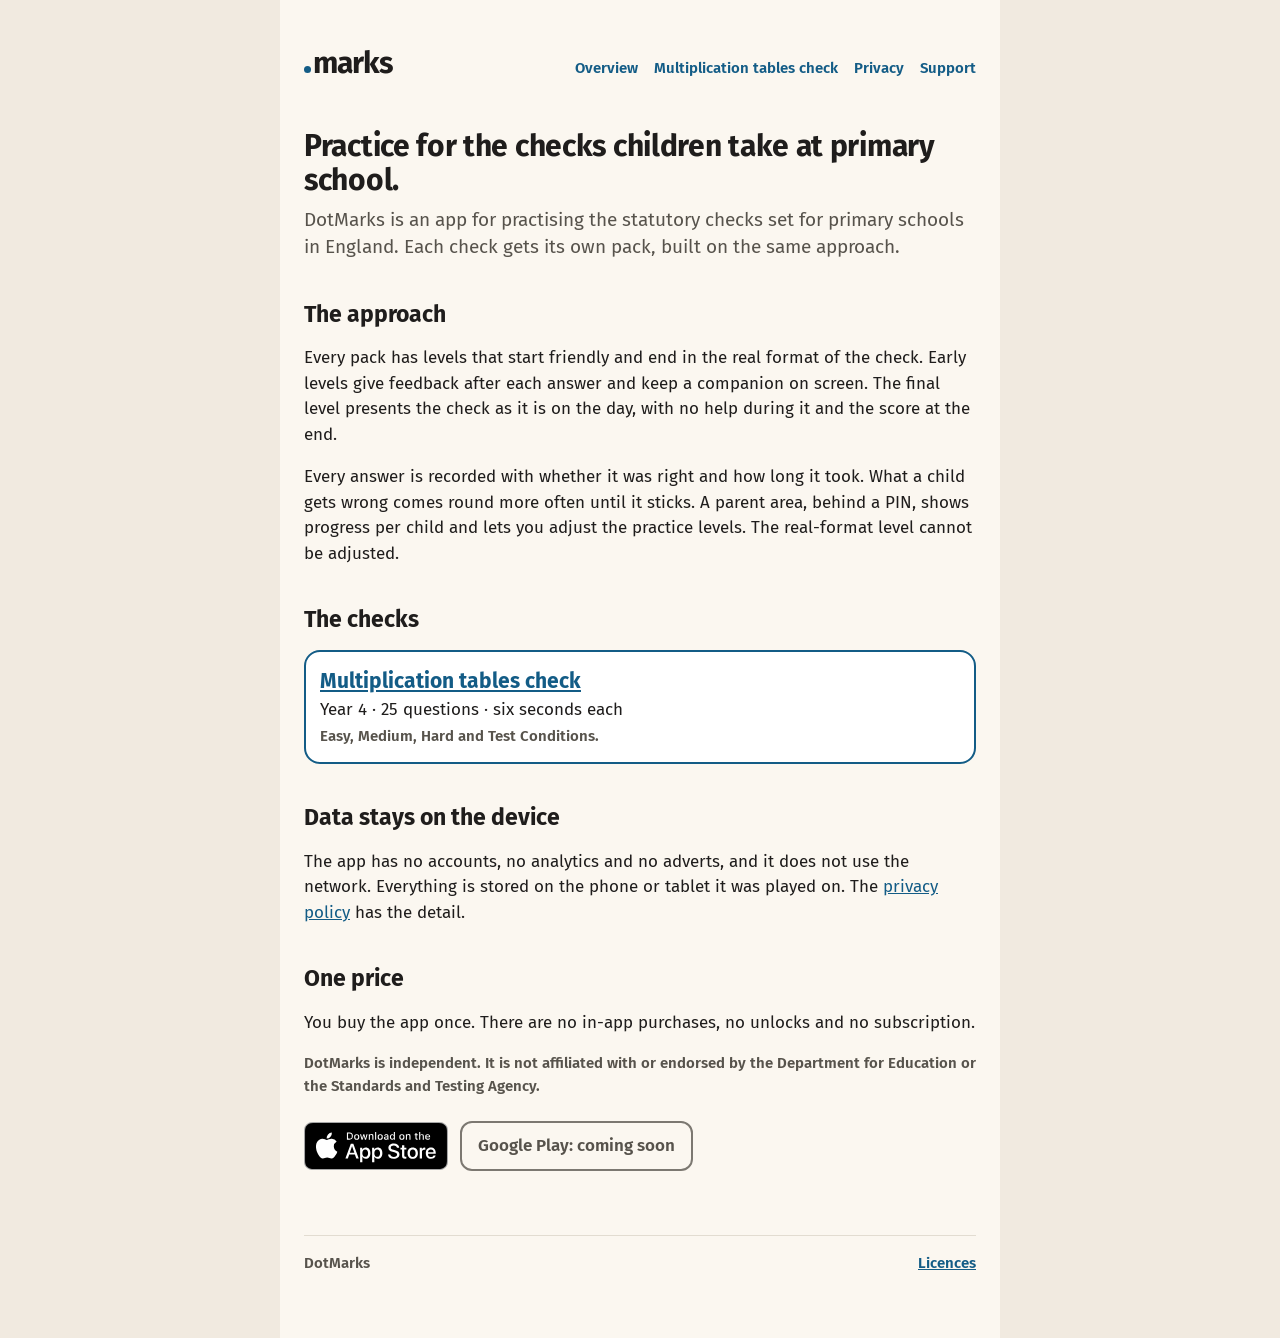
<file: index.html>
<!doctype html><html lang="en-GB"><head><meta charset="utf-8"><meta name="viewport" content="width=device-width, initial-scale=1"><link rel="stylesheet" href="style.css"><link rel="icon" href="assets/favicon.png"><link rel="apple-touch-icon" href="assets/apple-touch-icon.png"><title>DotMarks</title><meta name="description" content="DotMarks: practice for the statutory checks children take at primary school in England. Offline, no accounts, no data collected, one price."></head><body>
<header><a class="wordmark" href="./"><span class="stop"></span>marks</a><nav><a href="./">Overview</a><a href="mtc.html">Multiplication tables check</a><a href="privacy.html">Privacy</a><a href="support.html">Support</a></nav></header>
<main>
<h1>Practice for the checks children take at primary school.</h1>
<p class="lead">DotMarks is an app for practising the statutory checks set for primary schools in England. Each check gets its own pack, built on the same approach.</p>
<h2>The approach</h2>
<p>Every pack has levels that start friendly and end in the real format of the check. Early levels give feedback after each answer and keep a companion on screen. The final level presents the check as it is on the day, with no help during it and the score at the end.</p>
<p>Every answer is recorded with whether it was right and how long it took. What a child gets wrong comes round more often until it sticks. A parent area, behind a PIN, shows progress per child and lets you adjust the practice levels. The real-format level cannot be adjusted.</p>
<h2>The checks</h2>
<ul class="levels">
<li class="medium"><strong><a href="mtc.html">Multiplication tables check</a></strong>Year 4 · 25 questions · six seconds each<span class="meta"><br>Easy, Medium, Hard and Test Conditions.</span></li>
</ul>
<h2>Data stays on the device</h2>
<p>The app has no accounts, no analytics and no adverts, and it does not use the network. Everything is stored on the phone or tablet it was played on. The <a href="privacy.html">privacy policy</a> has the detail.</p>
<h2>One price</h2>
<p>You buy the app once. There are no in-app purchases, no unlocks and no subscription.</p>
<p class="meta">DotMarks is independent. It is not affiliated with or endorsed by the Department for Education or the Standards and Testing Agency.</p>
<div class="stores"><a href="https://apps.apple.com/gb/app/dotmarks/id6816234454"><img src="assets/app-store-badge.svg" alt="Download on the App Store" height="48"></a><span>Google Play: coming soon</span></div>
</main>
<footer><span>DotMarks</span><span><a href="licences.html">Licences</a></span></footer>
</body></html>
</file>
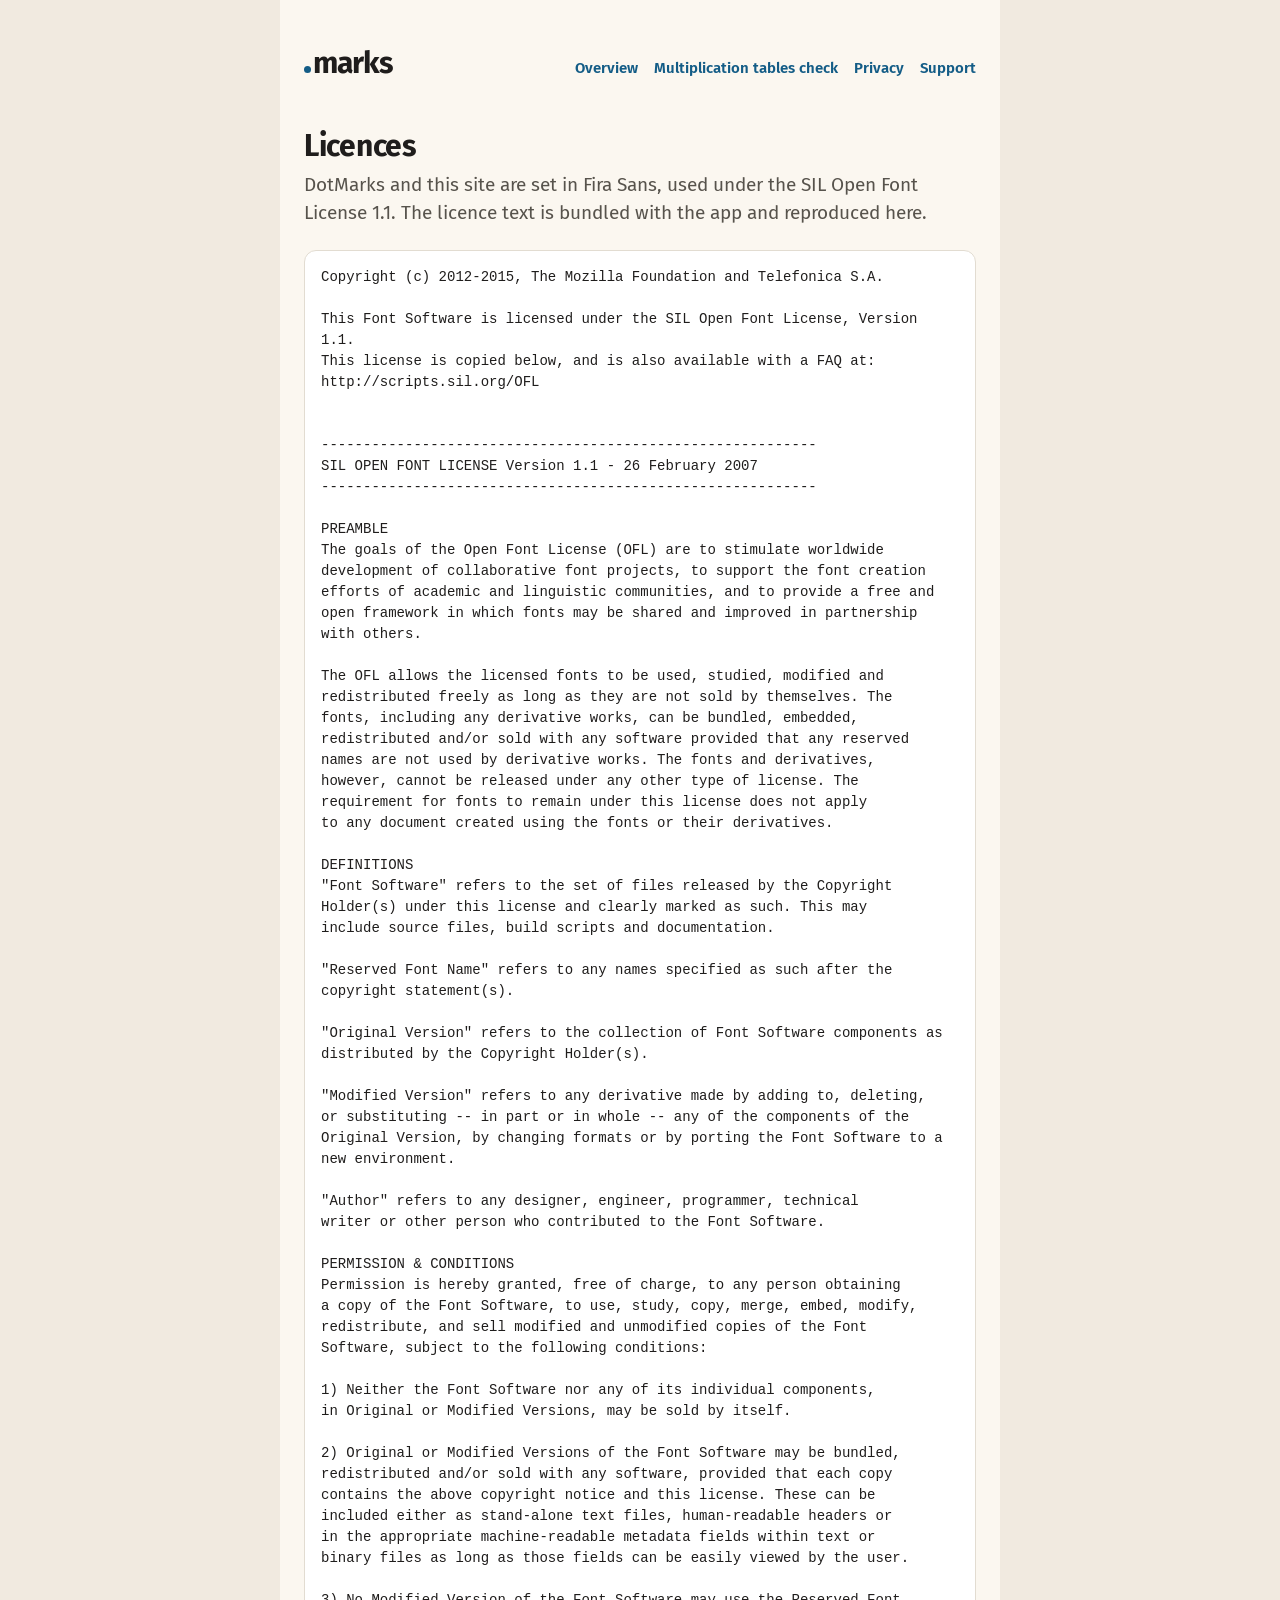
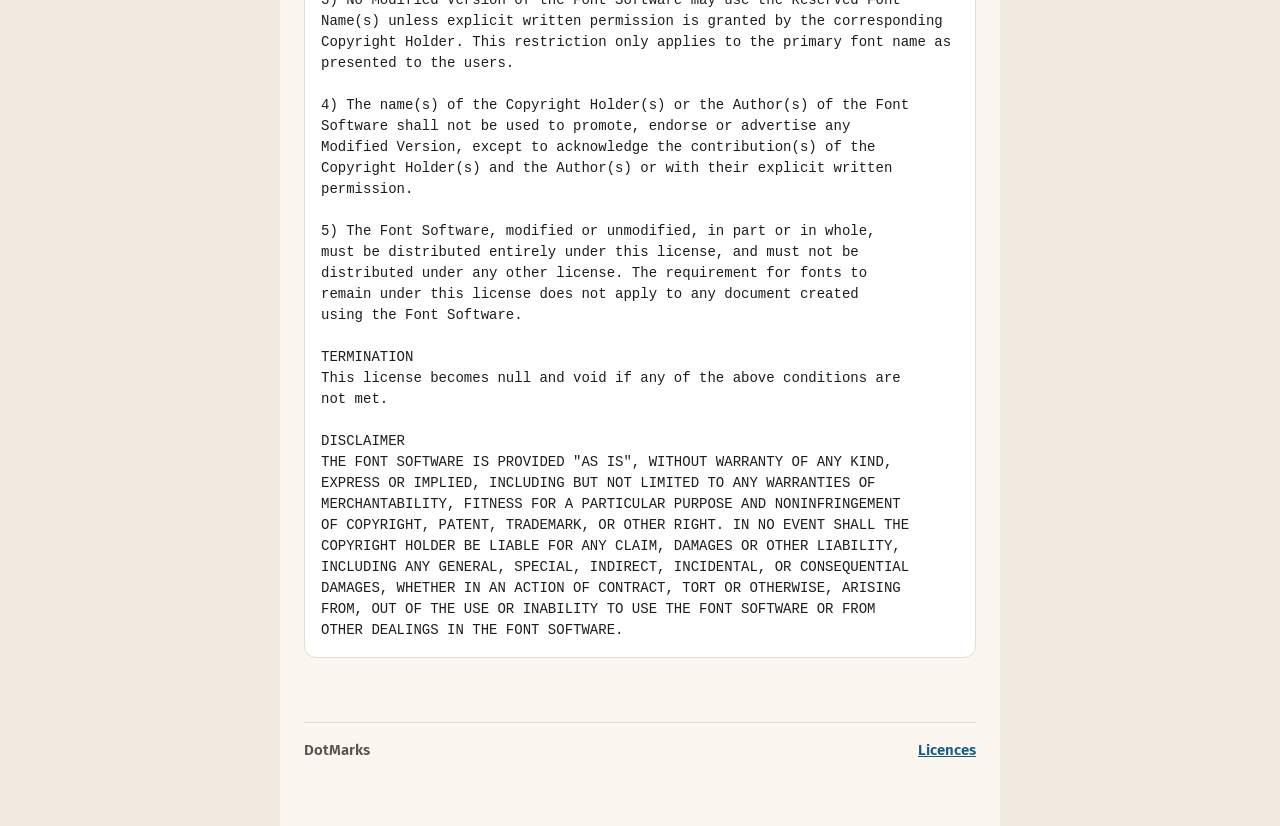
<file: licences.html>
<!doctype html><html lang="en-GB"><head><meta charset="utf-8"><meta name="viewport" content="width=device-width, initial-scale=1"><link rel="stylesheet" href="style.css"><link rel="icon" href="assets/favicon.png"><link rel="apple-touch-icon" href="assets/apple-touch-icon.png"><title>DotMarks Licences</title></head><body>
<header><a class="wordmark" href="./"><span class="stop"></span>marks</a><nav><a href="./">Overview</a><a href="mtc.html">Multiplication tables check</a><a href="privacy.html">Privacy</a><a href="support.html">Support</a></nav></header>
<main>
<h1>Licences</h1>
<p class="lead">DotMarks and this site are set in Fira Sans, used under the SIL Open Font License 1.1. The licence text is bundled with the app and reproduced here.</p>
<pre>Copyright (c) 2012-2015, The Mozilla Foundation and Telefonica S.A.

This Font Software is licensed under the SIL Open Font License, Version 1.1.
This license is copied below, and is also available with a FAQ at:
http://scripts.sil.org/OFL


-----------------------------------------------------------
SIL OPEN FONT LICENSE Version 1.1 - 26 February 2007
-----------------------------------------------------------

PREAMBLE
The goals of the Open Font License (OFL) are to stimulate worldwide
development of collaborative font projects, to support the font creation
efforts of academic and linguistic communities, and to provide a free and
open framework in which fonts may be shared and improved in partnership
with others.

The OFL allows the licensed fonts to be used, studied, modified and
redistributed freely as long as they are not sold by themselves. The
fonts, including any derivative works, can be bundled, embedded,
redistributed and/or sold with any software provided that any reserved
names are not used by derivative works. The fonts and derivatives,
however, cannot be released under any other type of license. The
requirement for fonts to remain under this license does not apply
to any document created using the fonts or their derivatives.

DEFINITIONS
&quot;Font Software&quot; refers to the set of files released by the Copyright
Holder(s) under this license and clearly marked as such. This may
include source files, build scripts and documentation.

&quot;Reserved Font Name&quot; refers to any names specified as such after the
copyright statement(s).

&quot;Original Version&quot; refers to the collection of Font Software components as
distributed by the Copyright Holder(s).

&quot;Modified Version&quot; refers to any derivative made by adding to, deleting,
or substituting -- in part or in whole -- any of the components of the
Original Version, by changing formats or by porting the Font Software to a
new environment.

&quot;Author&quot; refers to any designer, engineer, programmer, technical
writer or other person who contributed to the Font Software.

PERMISSION &amp; CONDITIONS
Permission is hereby granted, free of charge, to any person obtaining
a copy of the Font Software, to use, study, copy, merge, embed, modify,
redistribute, and sell modified and unmodified copies of the Font
Software, subject to the following conditions:

1) Neither the Font Software nor any of its individual components,
in Original or Modified Versions, may be sold by itself.

2) Original or Modified Versions of the Font Software may be bundled,
redistributed and/or sold with any software, provided that each copy
contains the above copyright notice and this license. These can be
included either as stand-alone text files, human-readable headers or
in the appropriate machine-readable metadata fields within text or
binary files as long as those fields can be easily viewed by the user.

3) No Modified Version of the Font Software may use the Reserved Font
Name(s) unless explicit written permission is granted by the corresponding
Copyright Holder. This restriction only applies to the primary font name as
presented to the users.

4) The name(s) of the Copyright Holder(s) or the Author(s) of the Font
Software shall not be used to promote, endorse or advertise any
Modified Version, except to acknowledge the contribution(s) of the
Copyright Holder(s) and the Author(s) or with their explicit written
permission.

5) The Font Software, modified or unmodified, in part or in whole,
must be distributed entirely under this license, and must not be
distributed under any other license. The requirement for fonts to
remain under this license does not apply to any document created
using the Font Software.

TERMINATION
This license becomes null and void if any of the above conditions are
not met.

DISCLAIMER
THE FONT SOFTWARE IS PROVIDED &quot;AS IS&quot;, WITHOUT WARRANTY OF ANY KIND,
EXPRESS OR IMPLIED, INCLUDING BUT NOT LIMITED TO ANY WARRANTIES OF
MERCHANTABILITY, FITNESS FOR A PARTICULAR PURPOSE AND NONINFRINGEMENT
OF COPYRIGHT, PATENT, TRADEMARK, OR OTHER RIGHT. IN NO EVENT SHALL THE
COPYRIGHT HOLDER BE LIABLE FOR ANY CLAIM, DAMAGES OR OTHER LIABILITY,
INCLUDING ANY GENERAL, SPECIAL, INDIRECT, INCIDENTAL, OR CONSEQUENTIAL
DAMAGES, WHETHER IN AN ACTION OF CONTRACT, TORT OR OTHERWISE, ARISING
FROM, OUT OF THE USE OR INABILITY TO USE THE FONT SOFTWARE OR FROM
OTHER DEALINGS IN THE FONT SOFTWARE.
</pre>
</main>
<footer><span>DotMarks</span><span><a href="licences.html">Licences</a></span></footer>
</body></html>
</file>
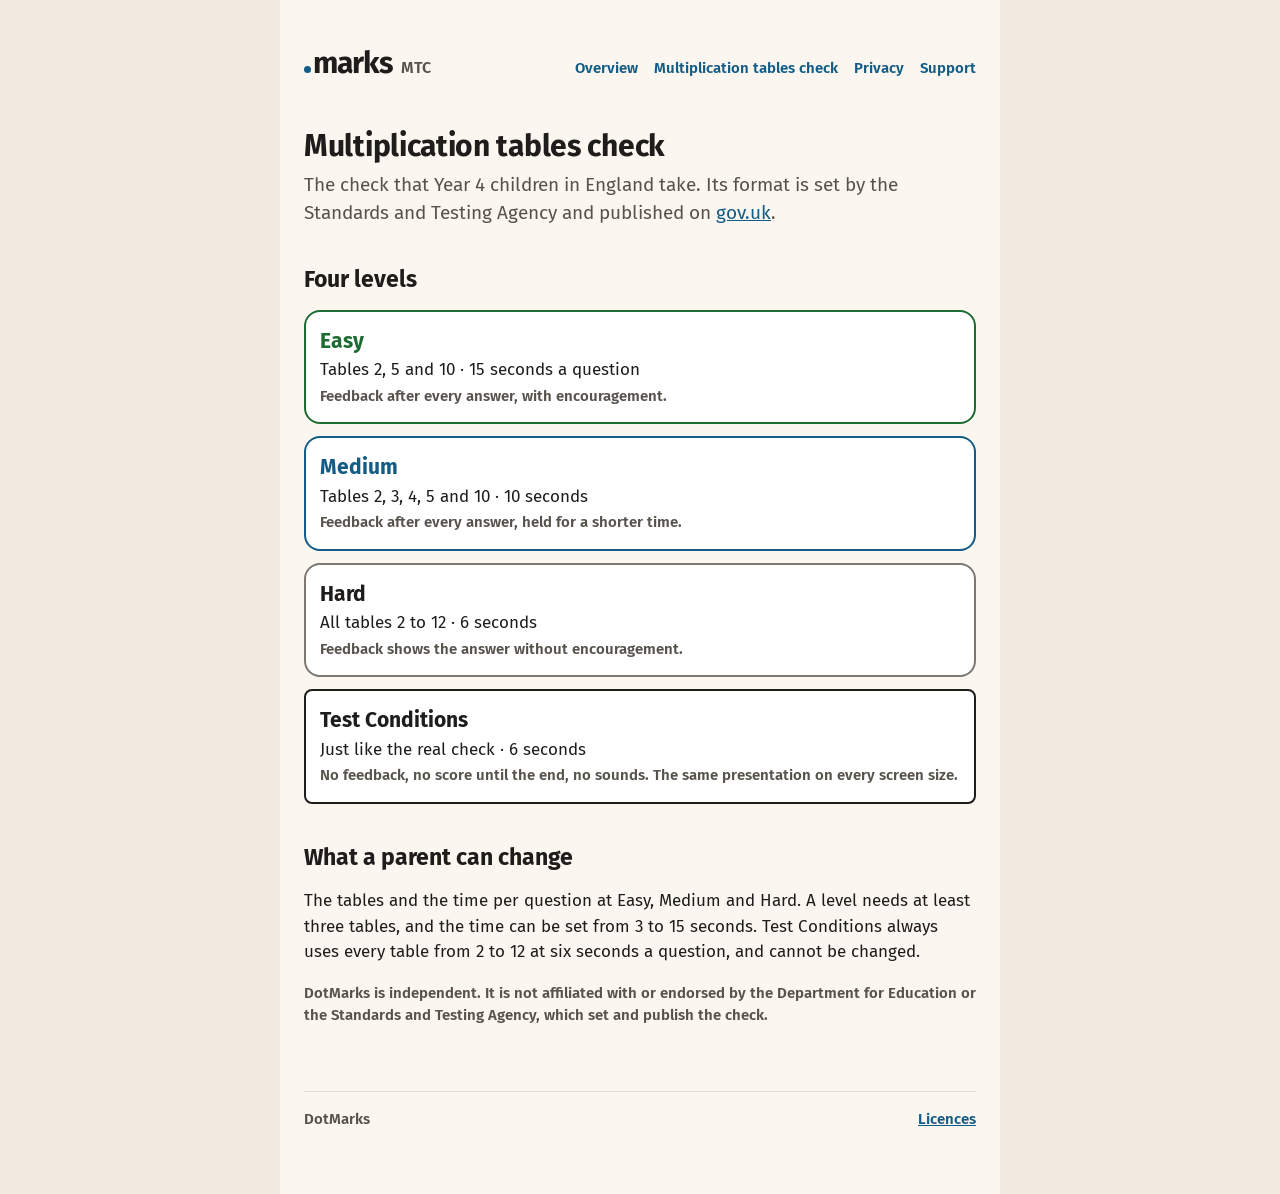
<file: mtc.html>
<!doctype html><html lang="en-GB"><head><meta charset="utf-8"><meta name="viewport" content="width=device-width, initial-scale=1"><link rel="stylesheet" href="style.css"><link rel="icon" href="assets/favicon.png"><link rel="apple-touch-icon" href="assets/apple-touch-icon.png"><title>DotMarks MTC</title><meta name="description" content="How DotMarks practises the Year 4 multiplication tables check: four levels, from guided to the real format."></head><body>
<header><a class="wordmark" href="./"><span class="stop"></span>marks<span class="qualifier">MTC</span></a><nav><a href="./">Overview</a><a href="mtc.html">Multiplication tables check</a><a href="privacy.html">Privacy</a><a href="support.html">Support</a></nav></header>
<main>
<h1>Multiplication tables check</h1>
<p class="lead">The check that Year 4 children in England take. Its format is set by the Standards and Testing Agency and published on <a href="https://www.gov.uk/government/collections/multiplication-tables-check">gov.uk</a>.</p>
<h2>Four levels</h2>
<ul class="levels">
<li class="easy"><strong>Easy</strong>Tables 2, 5 and 10 · 15 seconds a question<span class="meta"><br>Feedback after every answer, with encouragement.</span></li>
<li class="medium"><strong>Medium</strong>Tables 2, 3, 4, 5 and 10 · 10 seconds<span class="meta"><br>Feedback after every answer, held for a shorter time.</span></li>
<li class="hard"><strong>Hard</strong>All tables 2 to 12 · 6 seconds<span class="meta"><br>Feedback shows the answer without encouragement.</span></li>
<li class="test"><strong>Test Conditions</strong>Just like the real check · 6 seconds<span class="meta"><br>No feedback, no score until the end, no sounds. The same presentation on every screen size.</span></li>
</ul>
<h2>What a parent can change</h2>
<p>The tables and the time per question at Easy, Medium and Hard. A level needs at least three tables, and the time can be set from 3 to 15 seconds. Test Conditions always uses every table from 2 to 12 at six seconds a question, and cannot be changed.</p>
<p class="meta">DotMarks is independent. It is not affiliated with or endorsed by the Department for Education or the Standards and Testing Agency, which set and publish the check.</p>
</main>
<footer><span>DotMarks</span><span><a href="licences.html">Licences</a></span></footer>
</body></html>
</file>
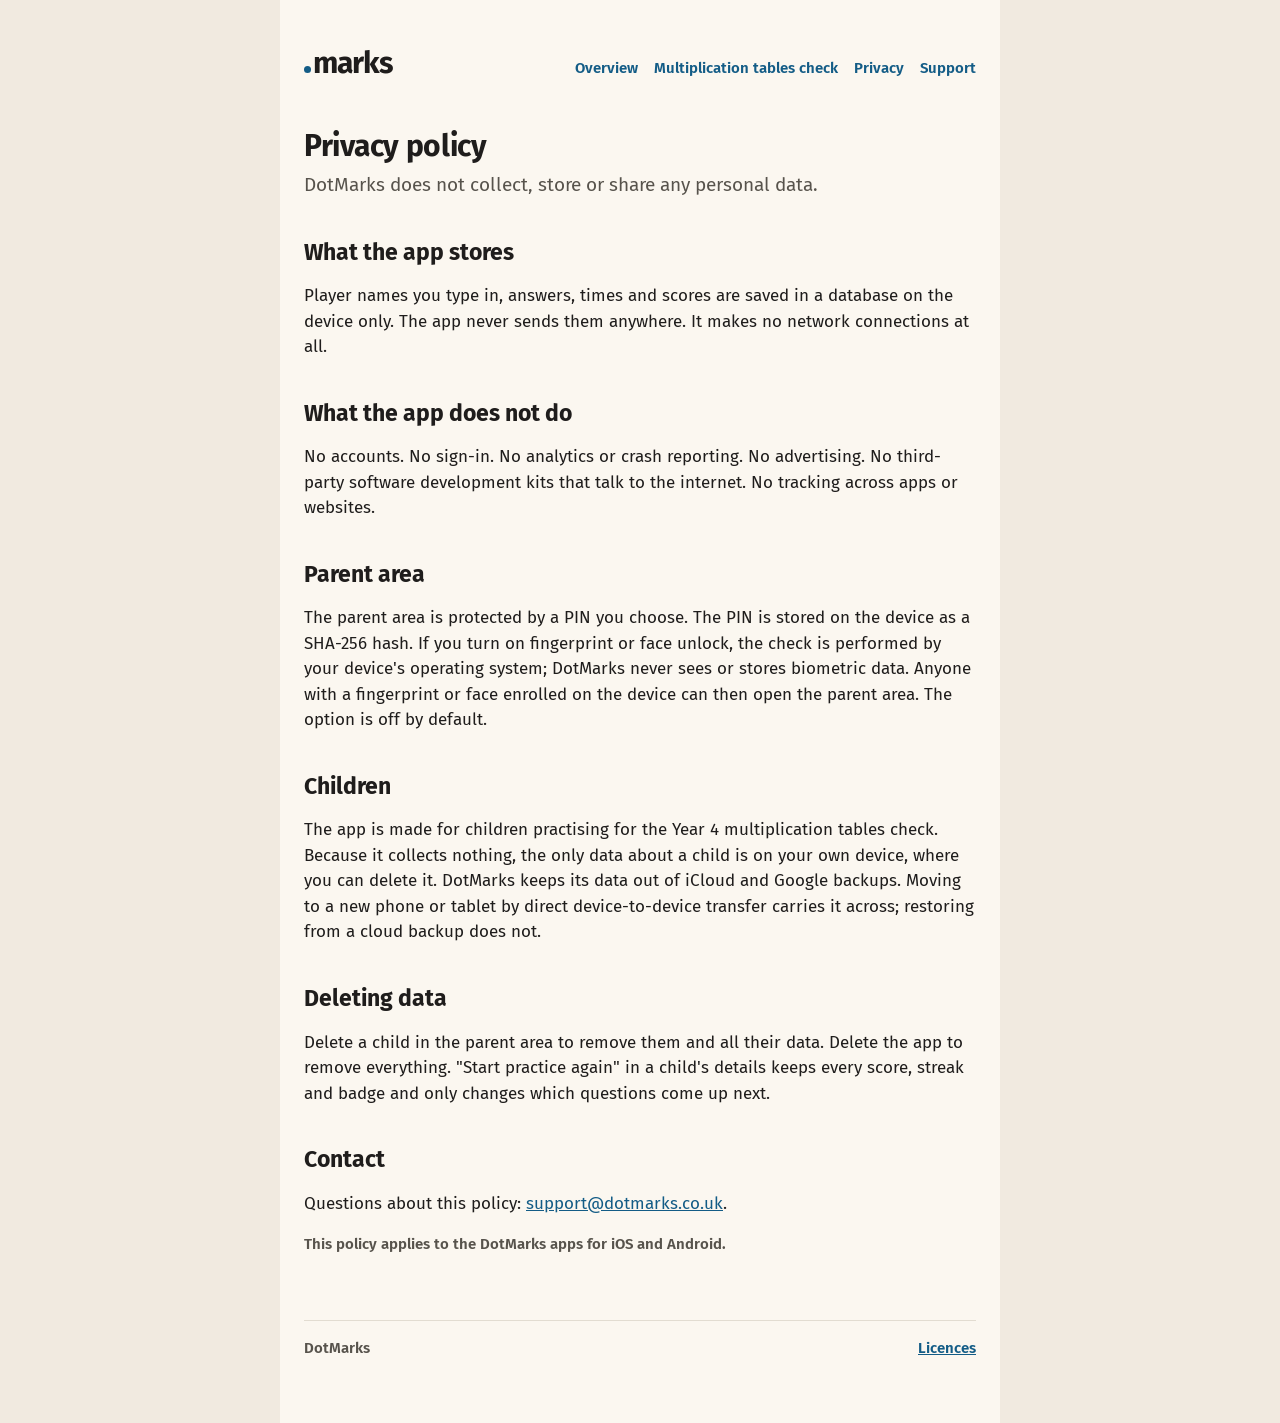
<file: privacy.html>
<!doctype html><html lang="en-GB"><head><meta charset="utf-8"><meta name="viewport" content="width=device-width, initial-scale=1"><link rel="stylesheet" href="style.css"><link rel="icon" href="assets/favicon.png"><link rel="apple-touch-icon" href="assets/apple-touch-icon.png"><title>DotMarks Privacy</title><meta name="description" content="DotMarks collects no data. Everything stays on the device."></head><body>
<header><a class="wordmark" href="./"><span class="stop"></span>marks</a><nav><a href="./">Overview</a><a href="mtc.html">Multiplication tables check</a><a href="privacy.html">Privacy</a><a href="support.html">Support</a></nav></header>
<main>
<h1>Privacy policy</h1>
<p class="lead">DotMarks does not collect, store or share any personal data.</p>
<h2>What the app stores</h2>
<p>Player names you type in, answers, times and scores are saved in a database on the device only. The app never sends them anywhere. It makes no network connections at all.</p>
<h2>What the app does not do</h2>
<p>No accounts. No sign-in. No analytics or crash reporting. No advertising. No third-party software development kits that talk to the internet. No tracking across apps or websites.</p>
<h2>Parent area</h2>
<p>The parent area is protected by a PIN you choose. The PIN is stored on the device as a SHA-256 hash. If you turn on fingerprint or face unlock, the check is performed by your device's operating system; DotMarks never sees or stores biometric data. Anyone with a fingerprint or face enrolled on the device can then open the parent area. The option is off by default.</p>
<h2>Children</h2>
<p>The app is made for children practising for the Year 4 multiplication tables check. Because it collects nothing, the only data about a child is on your own device, where you can delete it. DotMarks keeps its data out of iCloud and Google backups. Moving to a new phone or tablet by direct device-to-device transfer carries it across; restoring from a cloud backup does not.</p>
<h2>Deleting data</h2>
<p>Delete a child in the parent area to remove them and all their data. Delete the app to remove everything. "Start practice again" in a child's details keeps every score, streak and badge and only changes which questions come up next.</p>
<h2>Contact</h2>
<p>Questions about this policy: <a href="mailto:support@dotmarks.co.uk">support@dotmarks.co.uk</a>.</p>
<p class="meta">This policy applies to the DotMarks apps for iOS and Android.</p>
</main>
<footer><span>DotMarks</span><span><a href="licences.html">Licences</a></span></footer>
</body></html>
</file>
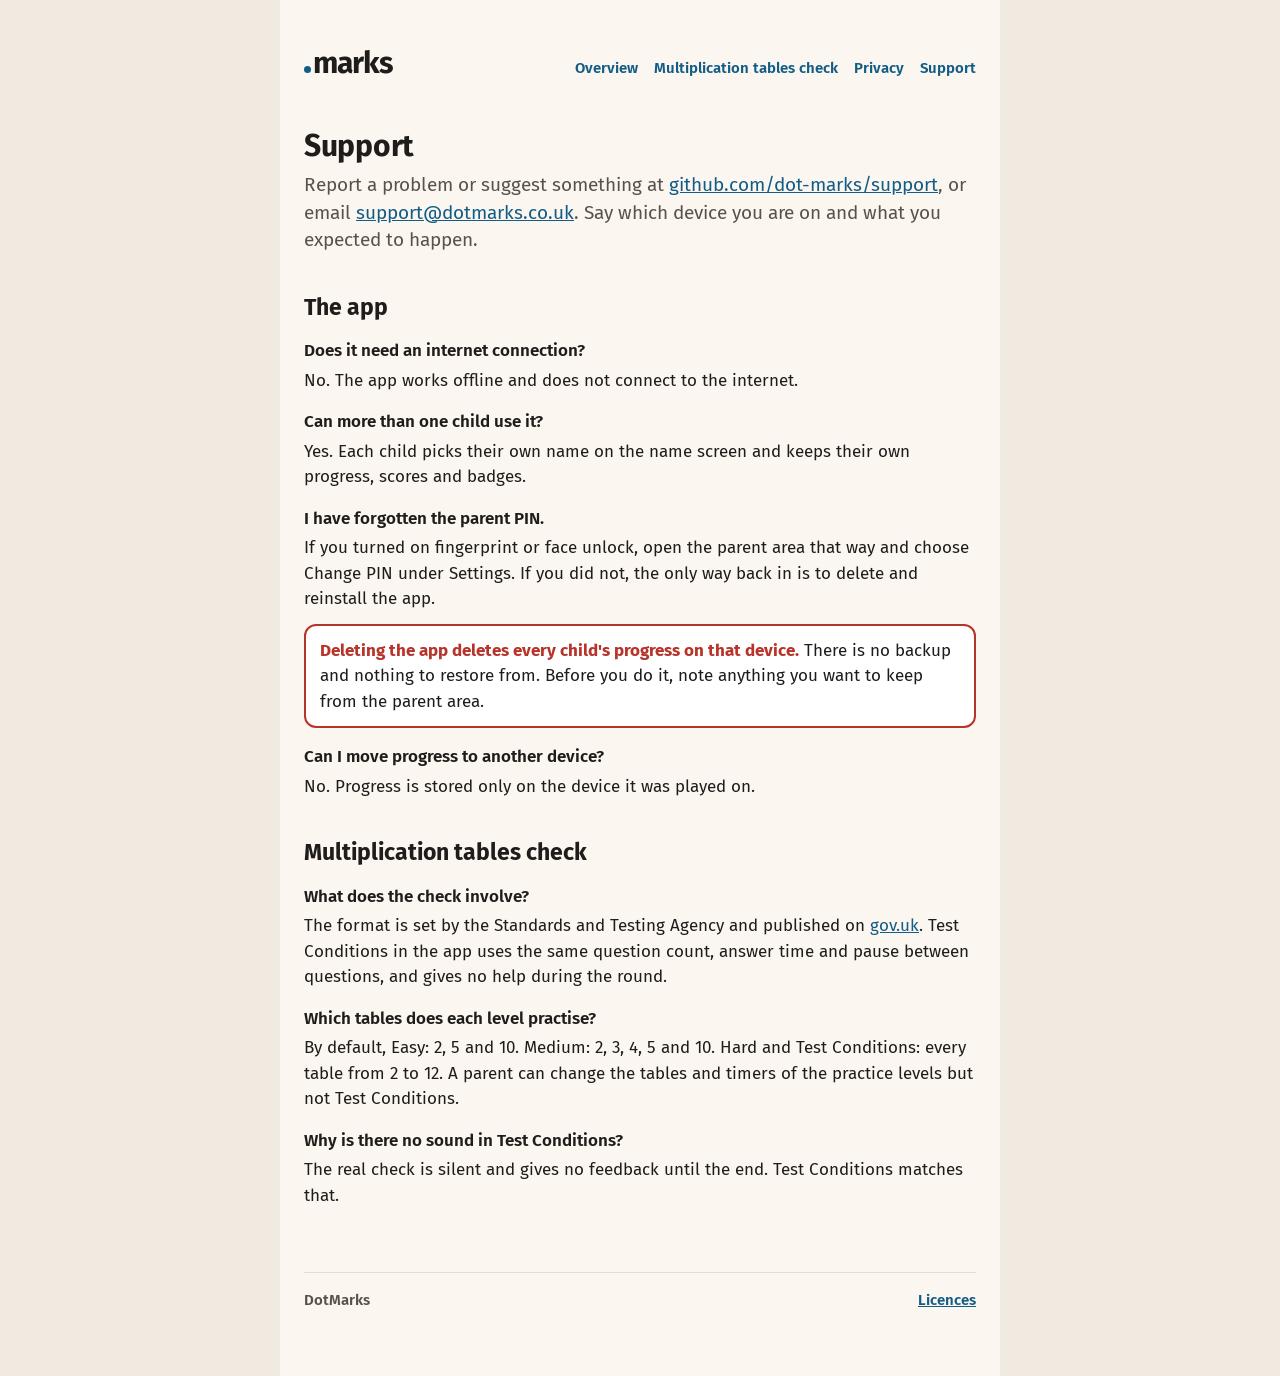
<file: support.html>
<!doctype html><html lang="en-GB"><head><meta charset="utf-8"><meta name="viewport" content="width=device-width, initial-scale=1"><link rel="stylesheet" href="style.css"><link rel="icon" href="assets/favicon.png"><link rel="apple-touch-icon" href="assets/apple-touch-icon.png"><title>DotMarks Support</title><meta name="description" content="Help with the DotMarks app."></head><body>
<header><a class="wordmark" href="./"><span class="stop"></span>marks</a><nav><a href="./">Overview</a><a href="mtc.html">Multiplication tables check</a><a href="privacy.html">Privacy</a><a href="support.html">Support</a></nav></header>
<main>
<h1>Support</h1>
<p class="lead">Report a problem or suggest something at <a href="https://github.com/dot-marks/support/issues/new/choose">github.com/dot-marks/support</a>, or email <a href="mailto:support@dotmarks.co.uk">support@dotmarks.co.uk</a>. Say which device you are on and what you expected to happen.</p>

<h2>The app</h2>
<dl>
<dt>Does it need an internet connection?</dt><dd>No. The app works offline and does not connect to the internet.</dd>
<dt>Can more than one child use it?</dt><dd>Yes. Each child picks their own name on the name screen and keeps their own progress, scores and badges.</dd>
<dt>I have forgotten the parent PIN.</dt><dd>If you turned on fingerprint or face unlock, open the parent area that way and choose Change PIN under Settings. If you did not, the only way back in is to delete and reinstall the app.
<div class="warning" role="alert"><strong>Deleting the app deletes every child's progress on that device.</strong> There is no backup and nothing to restore from. Before you do it, note anything you want to keep from the parent area.</div></dd>
<dt>Can I move progress to another device?</dt><dd>No. Progress is stored only on the device it was played on.</dd>
</dl>

<h2>Multiplication tables check</h2>
<dl>
<dt>What does the check involve?</dt><dd>The format is set by the Standards and Testing Agency and published on <a href="https://www.gov.uk/government/collections/multiplication-tables-check">gov.uk</a>. Test Conditions in the app uses the same question count, answer time and pause between questions, and gives no help during the round.</dd>
<dt>Which tables does each level practise?</dt><dd>By default, Easy: 2, 5 and 10. Medium: 2, 3, 4, 5 and 10. Hard and Test Conditions: every table from 2 to 12. A parent can change the tables and timers of the practice levels but not Test Conditions.</dd>
<dt>Why is there no sound in Test Conditions?</dt><dd>The real check is silent and gives no feedback until the end. Test Conditions matches that.</dd>
</dl>
</main>
<footer><span>DotMarks</span><span><a href="licences.html">Licences</a></span></footer>
</body></html>
</file>
<file: style.css>
@font-face { font-family: "Fira Sans"; src: url(assets/fonts/FiraSans-Regular.ttf) format("truetype"); font-weight: 400; }
@font-face { font-family: "Fira Sans"; src: url(assets/fonts/FiraSans-Medium.ttf) format("truetype"); font-weight: 500; }
@font-face { font-family: "Fira Sans"; src: url(assets/fonts/FiraSans-SemiBold.ttf) format("truetype"); font-weight: 600; }
@font-face { font-family: "Fira Sans"; src: url(assets/fonts/FiraSans-Bold.ttf) format("truetype"); font-weight: 700; }
:root { --paper: #fbf7f0; --paper-deep: #f1eae0; --card: #ffffff; --ink: #1f1d1c; --ink-muted: #57534c; --border: #7c7871; --rule: #e2dcd1; --blue: #135c86; --coral: #e8536f; --green: #1e6b33; }
* { box-sizing: border-box; }
html { background: var(--paper-deep); }
body { margin: 0; font-family: "Fira Sans", system-ui, sans-serif; font-size: 17px; line-height: 1.5; color: var(--ink); background: var(--paper); max-width: 720px; margin: 0 auto; padding: 48px 24px 64px; min-height: 100vh; }
a { color: var(--blue); }
header { display: flex; align-items: baseline; justify-content: space-between; gap: 16px; flex-wrap: wrap; margin-bottom: 48px; }
.wordmark { display: inline-flex; align-items: baseline; gap: 1px; font-weight: 700; font-size: 30px; letter-spacing: -0.035em; color: var(--ink); text-decoration: none; line-height: 1; }
.wordmark .stop { width: 7px; height: 7px; border-radius: 50%; background: var(--blue); display: inline-block; margin-right: 1px; }
.wordmark .qualifier { font-size: 16px; font-weight: 600; color: var(--ink-muted); letter-spacing: 0; margin-left: 8px; }
nav a { font-weight: 600; font-size: 15px; margin-left: 16px; text-decoration: none; }
nav a:hover { text-decoration: underline; }
h1 { font-size: 30px; line-height: 1.15; letter-spacing: -0.01em; margin: 0 0 8px; }
h2 { font-size: 23px; line-height: 1.2; margin: 40px 0 8px; }
p.lead { font-size: 19px; line-height: 1.45; color: var(--ink-muted); margin: 0 0 24px; }
.levels { list-style: none; padding: 0; margin: 16px 0; display: grid; gap: 12px; }
.levels li { background: var(--card); border: 2px solid var(--border); border-radius: 16px; padding: 14px; }
.levels li strong { display: block; font-size: 21px; }
.levels li.easy { border-color: var(--green); } .levels li.easy strong { color: var(--green); }
.levels li.medium { border-color: var(--blue); } .levels li.medium strong { color: var(--blue); }
.levels li.test { border-radius: 8px; border-color: var(--ink); }
.meta { font-size: 15px; font-weight: 600; color: var(--ink-muted); }
.stores { display: flex; gap: 12px; flex-wrap: wrap; align-items: center; margin: 24px 0; }
.stores img { display: block; height: 48px; }
.stores span { display: inline-block; border: 2px solid var(--border); border-radius: 12px; padding: 10px 16px; font-weight: 600; color: var(--ink-muted); }
footer { margin-top: 64px; padding-top: 16px; border-top: 1px solid var(--rule); font-size: 15px; font-weight: 600; color: var(--ink-muted); display: flex; justify-content: space-between; flex-wrap: wrap; gap: 8px; }
pre { white-space: pre-wrap; font-size: 14px; background: var(--card); border: 1px solid var(--rule); border-radius: 12px; padding: 16px; }
dl dt { font-weight: 600; margin-top: 16px; } dl dd { margin: 4px 0 0; }
.warning { margin: 12px 0 4px; padding: 12px 14px; border: 2px solid #b8332a; border-radius: 12px; background: var(--card); color: var(--ink); }
.warning strong { color: #b8332a; }
</file>
